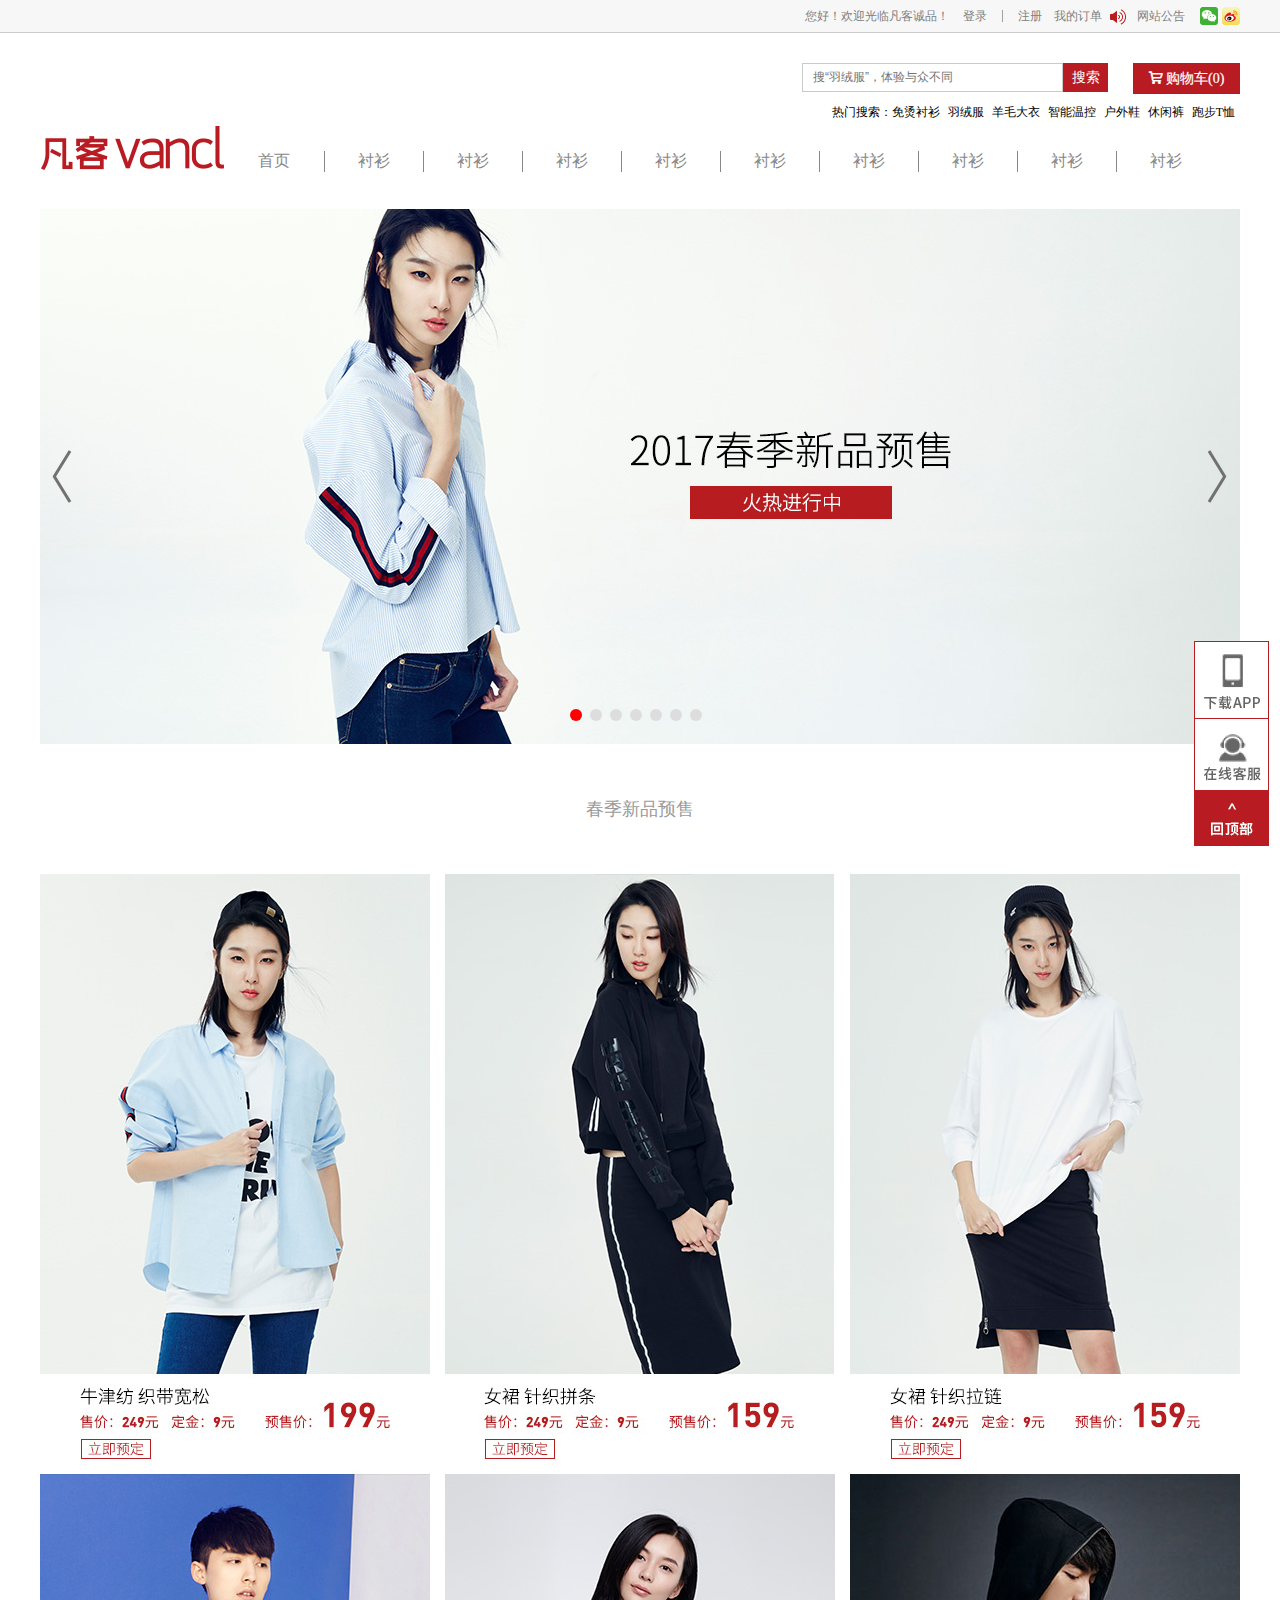
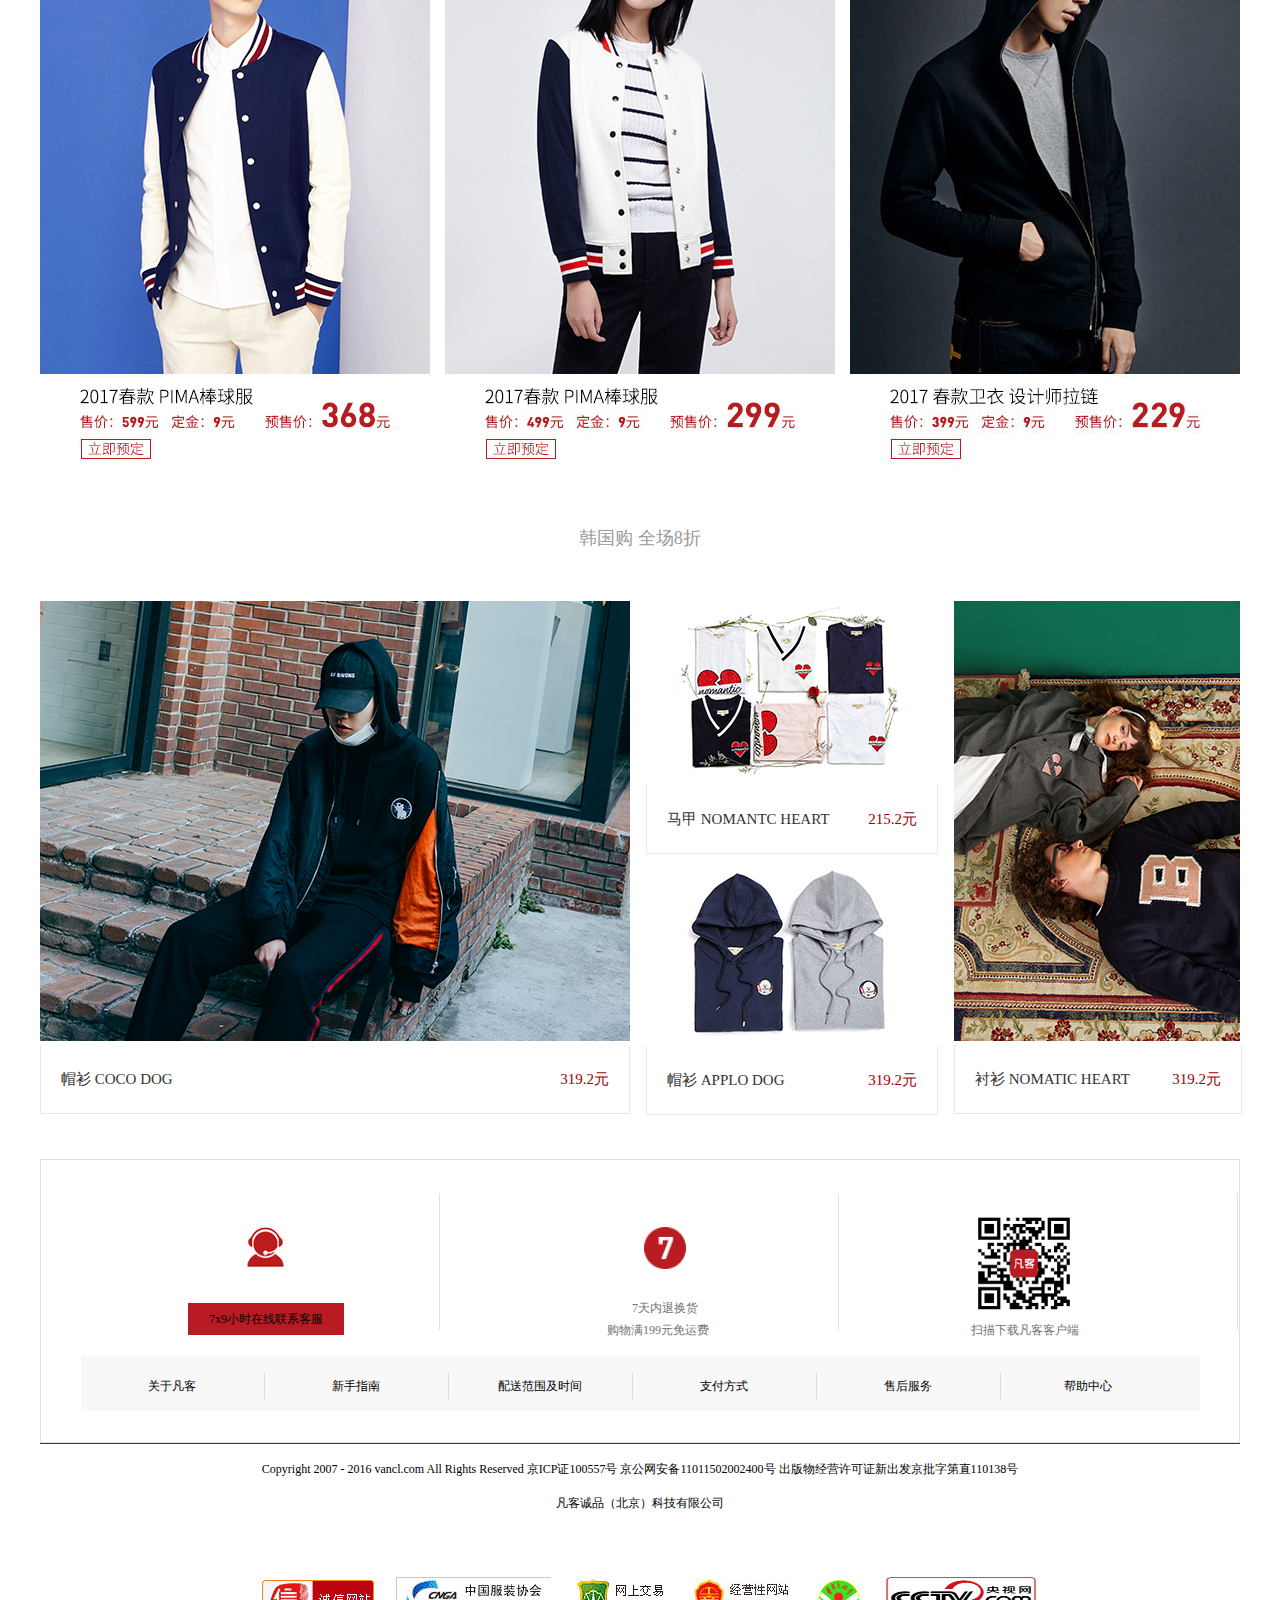
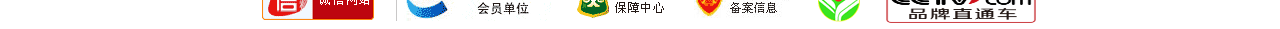
<file: 凡客/index.html>
<!doctype html>
<html lang="en">
<head> 
	<meta charset="UTF-8">
	<title>凡客</title>
	<link rel="stylesheet" href="css/base.css">
	<link rel="stylesheet" href="css/main.css">
</head>
<body>
	<div class="fix">
		<img src="img/baywindow.png" alt="">
	</div>
	<!-- 头部开始 -->
	<div class="header">
		<div class="main">
			<!-- 登录部分的大盒子 -->
			<div class="loginBox">
				<!-- 欢迎光临 -->
				<div class="welcome">您好！欢迎光临凡客诚品！</div>
				<!-- 登录注册 -->
				<div class="dengzhu">
					<a href="" class="login">登录</a>
					<div class="xian"></div>
					<a href="" class="login zhuce">注册</a>
				</div>
				<div class="dingdan">
					<a href="" class="dingdan">我的订单</a>
				</div>
				<!-- 公告 -->
				<div class="gonggao ">
					<img src="img/2.png" alt="" class=gonggaoimg>
					<div class="gonggaocon">网站公告</div>	
				</div>
				<!-- 微信 -->			
				<img src="img/w2.jpg"  alt="" class="weiboimg">				
				<div class="wxbox">
					<img src="img/w1.jpg"  alt="" class="weixinimg">
					<img src="img/weixin.png" alt="" class="weixinimg wx-erweima">
				</div>
			</div>
		</div>
	</div>
	<!-- 头部结束 -->
	<!-- 搜索栏 -->
	<div class="sousuolan">
		<div class="search">
			<div class="sousuoshang">
				<div class="sousuo">
					<input type="text" class="sousuokuang" placeholder="搜“羽绒服”，体验与众不同">
					<a href="">
						<div class="searchbtn">搜索</div>
					</a>
				</div>
				<div class="gouwuche iconfont">
					&#xe600;
					购物车(0)
					<div class="bugcartab">您的购物车中没有任何商品
					</div>
					<div class="tiaoer"></div>
				</div>
			</div>
			<div class="sousuoxia">
				<div class="resou">
						热门搜索：<a href="">免烫衬衫</a> <a href="">羽绒服</a> <a href="">羊毛大衣</a> <a href="">智能温控</a> <a href="">户外鞋</a> <a href="">休闲裤</a> <a href="">跑步T恤</a>
						</div>
			</div>
				
		</div>
	
	</div>
	<!-- 搜索栏结束 -->
	<!-- 导航栏开始 -->
	<div class="daohang">
		<a href="">
			<div class="logo">
				<img src="img/logo18546.png" alt="" >
			</div>
		</a>
			<div class="daohanglan123">
				<a href="">首页</a>
			</div>
			<div class="daohanglan">
				<a href=""><p>衬衫</p></a>
				<div class="xuangxiang">
					<div class="tiao"></div>
					<div class="xuangxiang_neirong">
						<a href="">
							<li>卫衣</li>
							<li>卫衣</li>
							<li>卫衣</li>
							<li>卫衣</li>
							<li>卫衣</li>
						</a>
						
					</div>
				</div>
			</div>

			<div class="daohanglan">
				<a href=""><p>衬衫</p></a>
				<div class="xuangxiang">
					<div class="tiao"></div>
					<div class="xuangxiang_neirong">
						<a href="">
							<li>卫衣</li>
							<li>卫衣</li>
							<li>卫衣</li>
							<li>卫衣</li>
							<li>卫衣</li>
						</a>
					</div>
				</div>
			</div>

			<div class="daohanglan">
				<a href=""><p>衬衫</p></a>
				<div class="xuangxiang">
					<div class="tiao"></div>
					<div class="xuangxiang_neirong">
						<a href="">
							<li>卫衣</li>
							<li>卫衣</li>
							<li>卫衣</li>
							<li>卫衣</li>
							<li>卫衣</li>
						</a>
					</div>
				</div>
			</div>

			<div class="daohanglan">
				<a href=""><p>衬衫</p></a>
				<div class="xuangxiang">
					<div class="tiao"></div>
					<div class="xuangxiang_neirong">
						<a href="">
							<li>卫衣</li>
							<li>卫衣</li>
							<li>卫衣</li>
							<li>卫衣</li>
							<li>卫衣</li>
						</a>
					</div>
				</div>
			</div>

			<div class="daohanglan">
				<a href=""><p>衬衫</p></a>
				<div class="xuangxiang">
					<div class="tiao"></div>
					<div class="xuangxiang_neirong">
						<a href="">
							<li>卫衣</li>
							<li>卫衣</li>
							<li>卫衣</li>
							<li>卫衣</li>
							<li>卫衣</li>
						</a>
					</div>
				</div>
			</div>

			<div class="daohanglan">
				<a href=""><p>衬衫</p></a>
				<div class="xuangxiang">
					<div class="tiao"></div>
					<div class="xuangxiang_neirong">
						<a href="">
							<li>卫衣</li>
							<li>卫衣</li>
							<li>卫衣</li>
							<li>卫衣</li>
							<li>卫衣</li>
						</a>
					</div>
				</div>
			</div>

			<div class="daohanglan">
				<a href=""><p>衬衫</p></a>
				<div class="xuangxiang">
					<div class="tiao"></div>
					<div class="xuangxiang_neirong">
						<a href="">
							<li>卫衣</li>
							<li>卫衣</li>
							<li>卫衣</li>
							<li>卫衣</li>
							<li>卫衣</li>
						</a>
					</div>
				</div>
			</div>
			<div class="daohanglan">
				<a href=""><p>衬衫</p></a>
				<div class="xuangxiang">
					<div class="tiao"></div>
					<div class="xuangxiang_neirong">
						<a href="">
							<li>卫衣</li>
							<li>卫衣</li>
							<li>卫衣</li>
							<li>卫衣</li>
							<li>卫衣</li>
						</a>
					</div>
				</div>
			</div>
			<div class="daohanglan">
				<a href=""><p>衬衫</p></a>
				<div class="xuangxiang">
					<div class="tiao"></div>
					<div class="xuangxiang_neirong">
						<a href="">
							<li>卫衣</li>
							<li>卫衣</li>
							<li>卫衣</li>
							<li>卫衣</li>
							<li>卫衣</li>
						</a>
					</div>
				</div>
			</div>
			
	</div>
	<!-- 导航栏结束 -->
	<!-- banner开始 -->
	<div class="banner">
		<a href="">
			<img src="img/ys535.jpg" alt="">
			<img src="img/sjys.jpg" alt="">
			<img src="img/1200-535-2.jpg" alt="">
			<img src="img/vty-535.jpg" alt="">
			<img src="img/dh.jpg" alt="">
			<img src="img/njfsj3-10.jpg" alt="">
			<img src="img/535-0322.jpg" alt="">

		</a>
		
		<div class="zuo"></div>
		<div class="you"></div>
		<div class="xia">
			<li class="lunbodian active"></li>
			<li class="lunbodian"></li>
			<li class="lunbodian"></li>
			<li class="lunbodian"></li>
			<li class="lunbodian"></li>
			<li class="lunbodian"></li>
			<li class="lunbodian"></li>
		</div>
	</div>
	<!-- banner结束 -->
	<!-- 春季新品开始 -->
	<div class="xinpin">
		<div class="yushou">春季新品预售</div>
		<div class="clothes">
			<a href=""><img src="img/cjys_04.jpg" alt="" class=tupian1></a>
			<a href=""><img src="img/cjys_05.jpg" alt="" class=tupian2></a>	
			<a href=""><img src="img/cjys_06.jpg" alt="" class=tupian3></a>
			<a href=""><img src="img/cjys_07.jpg" alt="" class=tupian4></a>
			<a href=""><img src="img/cjys_08.jpg" alt="" class=tupian5></a>
			<a href=""><img src="img/cjys_44.jpg" alt="" class=tupian6></a>					
		</div>
	</div>
	<div class="hanguogou">
		<div class="bazhe">韩国购 全场8折</div>
		<div class="clothes2">
			<div class="maoshan1"><!-- 第一小块 -->
				<a href=""><img src="img/01.jpg" alt="" class=tupian7></a>				
				<div class="cocodog">
					<div class="COCODOG">帽衫 COCO DOG</div>
					<div class="JIAGE">319.2元</div>
				</div>
			</div>
			<div class="maoshan2"><!-- 第二小块 -->
				<div class="c1">
					<a href=""><img src="img/003.jpg" alt="" class=tupian8></a>					
					<div class="majia">
						<div class="heart">马甲 NOMANTC HEART</div>
						<div class="JIAGE2">215.2元</div>
					</div>
				</div>
				<div class="c2">
					<a href=""><img src="img/002.jpg" alt="" class=tupian8></a>					
					<div class="maoshan">
						<div class="applo">帽衫 APPLO DOG</div>
						<div class="JIAGE3">319.2元</div>
					</div>
				</div>
			</div>
			<div class="maoshan3">   <!-- 第三小块 -->
				<a href=""><img src="img/04.jpg" alt="" class=tupian9></a>				
				<div class="chenshan">
					<div class="NOMANTIC">衬衫 NOMATIC HEART</div>
					<div class="JIAGE4">319.2元</div>
				</div>
			</div>				
		</div>
	</div>
	<div class="dibu">   <!-- 第三部分 -->	
		<div class="shangban">
			<div class="lianxi">
		    		<img src="img/onlinecustomer.png" alt="" class="lianxi1">
		    		<div class="kefu">7x9小时在线联系客服</div>
		    	</div>
		    	<div class="lianxi">
		    		<img src="img/seven.png" alt="" class="lianxi1">
		    		<div class="huanhuo">7天内退换货</div>
		    		<div class="mianyunfei">购物满199元免运费</div>
		    	</div>
		    	<div class="lianxi">
		    		<img src="img/2014_8_29_16_39_33_7709.jpg" alt="" class="lianxi2">
		    		<div class="erweima">扫描下载凡客客户端</div>
		    	</div>	
		</div>		

		<div class="hui">
			<a href="">
	    		<div class="guanyu">关于凡客</div>
	    		<div class="guanyu">新手指南</div>
	    		<div class="guanyu">配送范围及时间</div>
	    		<div class="guanyu">支付方式</div>
	    		<div class="guanyu">售后服务</div>
	    		<div class="guanyu1">帮助中心</div>
    		</a>
	    </div>    
		      	
		    		    		    		    	
	</div>
	<div class="dilan">
	    	<div class="icp"> Copyright 2007 - 2016 vancl.com All Rights Reserved 京ICP证100557号 京公网安备11011502002400号 出版物经营许可证新出发京批字第直110138号</div>
	    	<div class="icp">凡客诚品（北京）科技有限公司</div>
	    	<div class="danwei">
	    		<div class="danwei1 danwei11">
	    			<img src="img/spritesbgtop1.png" alt="">
	    		</div>
	    		<div class="danwei1">
	    			<img src="img/spritesbgtop2.png" alt="">
	    		</div>
	    		<div class="danwei1">
	    			<img src="img/26.png" alt="">
	    		</div>
	    		<div class="danwei1">
	    			<img src="img/spritesbgtop4.png" alt="">
	    		</div>
	    		<div class="danwei1">
	    			<img src="img/spritesbgtop5.png" alt="">
	    		</div>
	    		<div class="danwei1">
	    			<img src="img/kexin_brand_for_others.png" alt="" class="che">
	    		</div>
	    	</div>
	    </div>
	    </div>
	
	
	<script src="js/function.js"></script>
	<script src="js/animate.js"></script>
	<script src="js/hover.js"></script>
	<script src="js/xuanxiangka.js"></script>
	
</body>
</html>
</body>
</html>         <!-- text-align：center 使行元素在块元素中居中 -->
  				<!-- 浮动元素撑不开父元素的高度 -->
  				<!-- <div class="claer"></div> -->       <!--  清除浮动 -->
</file>
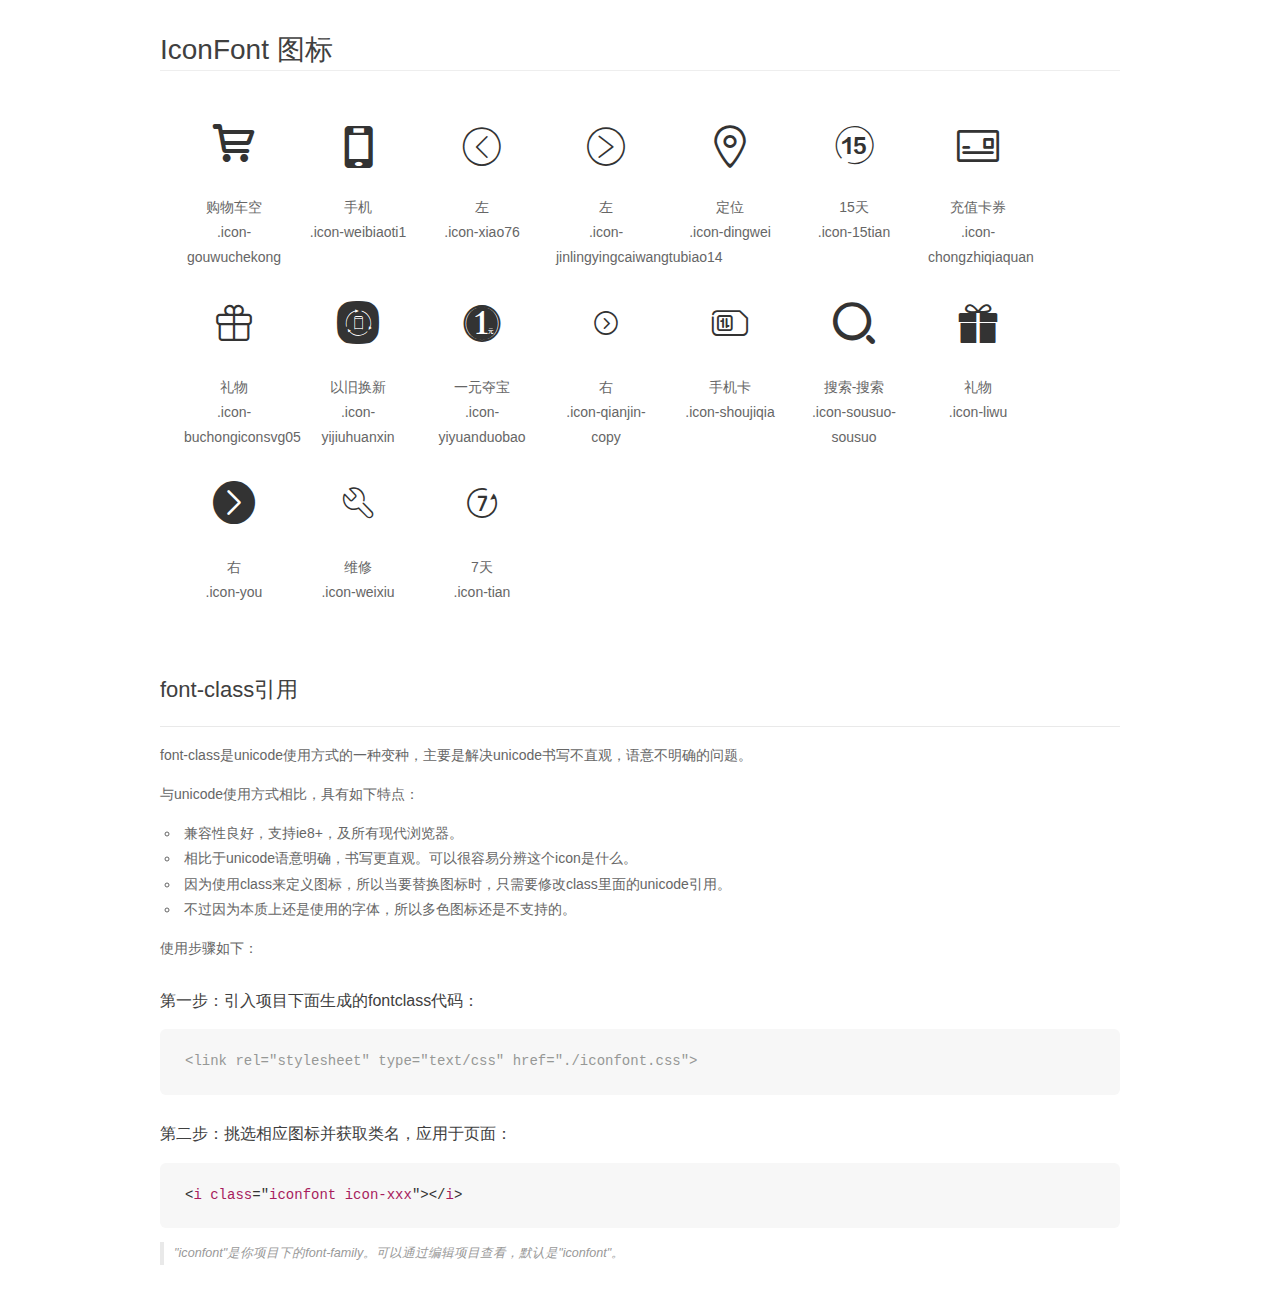
<file: 凡客/iconfont/demo_fontclass.html>
<!DOCTYPE html>
<html>
<head>
    <meta charset="utf-8"/>
    <title>IconFont</title>
    <link rel="stylesheet" href="demo.css">
    <link rel="stylesheet" href="iconfont.css">
</head>
<body>
    <div class="main markdown">
        <h1>IconFont 图标</h1>
        <ul class="icon_lists clear">
            
                <li>
                <i class="icon iconfont icon-gouwuchekong"></i>
                    <div class="name">购物车空</div>
                    <div class="fontclass">.icon-gouwuchekong</div>
                </li>
            
                <li>
                <i class="icon iconfont icon-weibiaoti1"></i>
                    <div class="name">手机</div>
                    <div class="fontclass">.icon-weibiaoti1</div>
                </li>
            
                <li>
                <i class="icon iconfont icon-xiao76"></i>
                    <div class="name">左</div>
                    <div class="fontclass">.icon-xiao76</div>
                </li>
            
                <li>
                <i class="icon iconfont icon-jinlingyingcaiwangtubiao14"></i>
                    <div class="name">左</div>
                    <div class="fontclass">.icon-jinlingyingcaiwangtubiao14</div>
                </li>
            
                <li>
                <i class="icon iconfont icon-dingwei"></i>
                    <div class="name">定位</div>
                    <div class="fontclass">.icon-dingwei</div>
                </li>
            
                <li>
                <i class="icon iconfont icon-15tian"></i>
                    <div class="name">15天</div>
                    <div class="fontclass">.icon-15tian</div>
                </li>
            
                <li>
                <i class="icon iconfont icon-chongzhiqiaquan"></i>
                    <div class="name">充值卡券</div>
                    <div class="fontclass">.icon-chongzhiqiaquan</div>
                </li>
            
                <li>
                <i class="icon iconfont icon-buchongiconsvg05"></i>
                    <div class="name">礼物</div>
                    <div class="fontclass">.icon-buchongiconsvg05</div>
                </li>
            
                <li>
                <i class="icon iconfont icon-yijiuhuanxin"></i>
                    <div class="name">以旧换新</div>
                    <div class="fontclass">.icon-yijiuhuanxin</div>
                </li>
            
                <li>
                <i class="icon iconfont icon-yiyuanduobao"></i>
                    <div class="name">一元夺宝</div>
                    <div class="fontclass">.icon-yiyuanduobao</div>
                </li>
            
                <li>
                <i class="icon iconfont icon-qianjin-copy"></i>
                    <div class="name">右</div>
                    <div class="fontclass">.icon-qianjin-copy</div>
                </li>
            
                <li>
                <i class="icon iconfont icon-shoujiqia"></i>
                    <div class="name">手机卡</div>
                    <div class="fontclass">.icon-shoujiqia</div>
                </li>
            
                <li>
                <i class="icon iconfont icon-sousuo-sousuo"></i>
                    <div class="name">搜索-搜索</div>
                    <div class="fontclass">.icon-sousuo-sousuo</div>
                </li>
            
                <li>
                <i class="icon iconfont icon-liwu"></i>
                    <div class="name">礼物</div>
                    <div class="fontclass">.icon-liwu</div>
                </li>
            
                <li>
                <i class="icon iconfont icon-you"></i>
                    <div class="name">右</div>
                    <div class="fontclass">.icon-you</div>
                </li>
            
                <li>
                <i class="icon iconfont icon-weixiu"></i>
                    <div class="name">维修</div>
                    <div class="fontclass">.icon-weixiu</div>
                </li>
            
                <li>
                <i class="icon iconfont icon-tian"></i>
                    <div class="name">7天</div>
                    <div class="fontclass">.icon-tian</div>
                </li>
            
        </ul>

        <h2 id="font-class-">font-class引用</h2>
        <hr>

        <p>font-class是unicode使用方式的一种变种，主要是解决unicode书写不直观，语意不明确的问题。</p>
        <p>与unicode使用方式相比，具有如下特点：</p>
        <ul>
        <li>兼容性良好，支持ie8+，及所有现代浏览器。</li>
        <li>相比于unicode语意明确，书写更直观。可以很容易分辨这个icon是什么。</li>
        <li>因为使用class来定义图标，所以当要替换图标时，只需要修改class里面的unicode引用。</li>
        <li>不过因为本质上还是使用的字体，所以多色图标还是不支持的。</li>
        </ul>
        <p>使用步骤如下：</p>
        <h3 id="-fontclass-">第一步：引入项目下面生成的fontclass代码：</h3>


        <pre><code class="lang-js hljs javascript"><span class="hljs-comment">&lt;link rel="stylesheet" type="text/css" href="./iconfont.css"&gt;</span></code></pre>
        <h3 id="-">第二步：挑选相应图标并获取类名，应用于页面：</h3>
        <pre><code class="lang-css hljs">&lt;<span class="hljs-selector-tag">i</span> <span class="hljs-selector-tag">class</span>="<span class="hljs-selector-tag">iconfont</span> <span class="hljs-selector-tag">icon-xxx</span>"&gt;&lt;/<span class="hljs-selector-tag">i</span>&gt;</code></pre>
        <blockquote>
        <p>"iconfont"是你项目下的font-family。可以通过编辑项目查看，默认是"iconfont"。</p>
        </blockquote>
    </div>
</body>
</html>
</file>
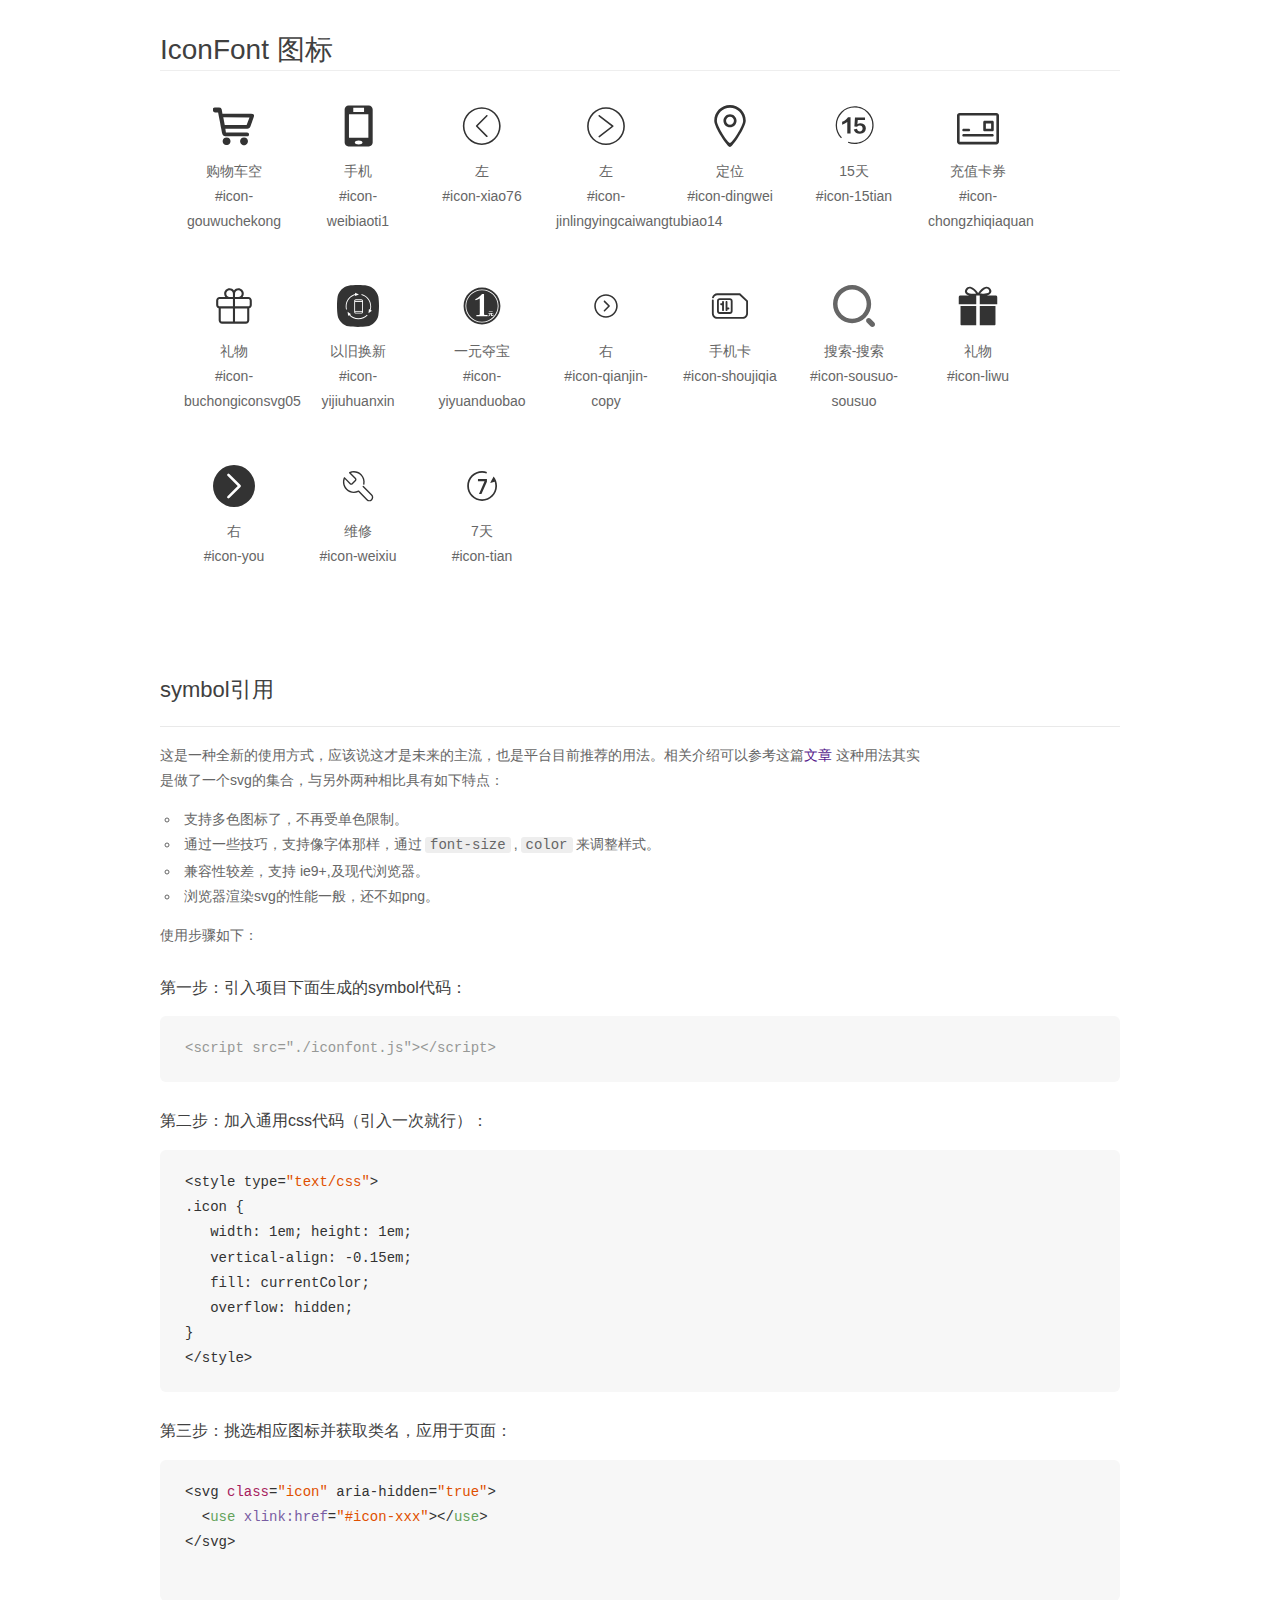
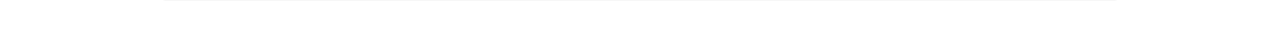
<file: 凡客/iconfont/demo_symbol.html>
<!DOCTYPE html>
<html>
<head>
    <meta charset="utf-8"/>
    <title>IconFont</title>
    <link rel="stylesheet" href="demo.css">
    <script src="iconfont.js"></script>

    <style type="text/css">
        .icon {
          /* 通过设置 font-size 来改变图标大小 */
          width: 1em; height: 1em;
          /* 图标和文字相邻时，垂直对齐 */
          vertical-align: -0.15em;
          /* 通过设置 color 来改变 SVG 的颜色/fill */
          fill: currentColor;
          /* path 和 stroke 溢出 viewBox 部分在 IE 下会显示
             normalize.css 中也包含这行 */
          overflow: hidden;
        }

    </style>
</head>
<body>
    <div class="main markdown">
        <h1>IconFont 图标</h1>
        <ul class="icon_lists clear">
            
                <li>
                    <svg class="icon" aria-hidden="true">
                        <use xlink:href="#icon-gouwuchekong"></use>
                    </svg>
                    <div class="name">购物车空</div>
                    <div class="fontclass">#icon-gouwuchekong</div>
                </li>
            
                <li>
                    <svg class="icon" aria-hidden="true">
                        <use xlink:href="#icon-weibiaoti1"></use>
                    </svg>
                    <div class="name">手机</div>
                    <div class="fontclass">#icon-weibiaoti1</div>
                </li>
            
                <li>
                    <svg class="icon" aria-hidden="true">
                        <use xlink:href="#icon-xiao76"></use>
                    </svg>
                    <div class="name">左</div>
                    <div class="fontclass">#icon-xiao76</div>
                </li>
            
                <li>
                    <svg class="icon" aria-hidden="true">
                        <use xlink:href="#icon-jinlingyingcaiwangtubiao14"></use>
                    </svg>
                    <div class="name">左</div>
                    <div class="fontclass">#icon-jinlingyingcaiwangtubiao14</div>
                </li>
            
                <li>
                    <svg class="icon" aria-hidden="true">
                        <use xlink:href="#icon-dingwei"></use>
                    </svg>
                    <div class="name">定位</div>
                    <div class="fontclass">#icon-dingwei</div>
                </li>
            
                <li>
                    <svg class="icon" aria-hidden="true">
                        <use xlink:href="#icon-15tian"></use>
                    </svg>
                    <div class="name">15天</div>
                    <div class="fontclass">#icon-15tian</div>
                </li>
            
                <li>
                    <svg class="icon" aria-hidden="true">
                        <use xlink:href="#icon-chongzhiqiaquan"></use>
                    </svg>
                    <div class="name">充值卡券</div>
                    <div class="fontclass">#icon-chongzhiqiaquan</div>
                </li>
            
                <li>
                    <svg class="icon" aria-hidden="true">
                        <use xlink:href="#icon-buchongiconsvg05"></use>
                    </svg>
                    <div class="name">礼物</div>
                    <div class="fontclass">#icon-buchongiconsvg05</div>
                </li>
            
                <li>
                    <svg class="icon" aria-hidden="true">
                        <use xlink:href="#icon-yijiuhuanxin"></use>
                    </svg>
                    <div class="name">以旧换新</div>
                    <div class="fontclass">#icon-yijiuhuanxin</div>
                </li>
            
                <li>
                    <svg class="icon" aria-hidden="true">
                        <use xlink:href="#icon-yiyuanduobao"></use>
                    </svg>
                    <div class="name">一元夺宝</div>
                    <div class="fontclass">#icon-yiyuanduobao</div>
                </li>
            
                <li>
                    <svg class="icon" aria-hidden="true">
                        <use xlink:href="#icon-qianjin-copy"></use>
                    </svg>
                    <div class="name">右</div>
                    <div class="fontclass">#icon-qianjin-copy</div>
                </li>
            
                <li>
                    <svg class="icon" aria-hidden="true">
                        <use xlink:href="#icon-shoujiqia"></use>
                    </svg>
                    <div class="name">手机卡</div>
                    <div class="fontclass">#icon-shoujiqia</div>
                </li>
            
                <li>
                    <svg class="icon" aria-hidden="true">
                        <use xlink:href="#icon-sousuo-sousuo"></use>
                    </svg>
                    <div class="name">搜索-搜索</div>
                    <div class="fontclass">#icon-sousuo-sousuo</div>
                </li>
            
                <li>
                    <svg class="icon" aria-hidden="true">
                        <use xlink:href="#icon-liwu"></use>
                    </svg>
                    <div class="name">礼物</div>
                    <div class="fontclass">#icon-liwu</div>
                </li>
            
                <li>
                    <svg class="icon" aria-hidden="true">
                        <use xlink:href="#icon-you"></use>
                    </svg>
                    <div class="name">右</div>
                    <div class="fontclass">#icon-you</div>
                </li>
            
                <li>
                    <svg class="icon" aria-hidden="true">
                        <use xlink:href="#icon-weixiu"></use>
                    </svg>
                    <div class="name">维修</div>
                    <div class="fontclass">#icon-weixiu</div>
                </li>
            
                <li>
                    <svg class="icon" aria-hidden="true">
                        <use xlink:href="#icon-tian"></use>
                    </svg>
                    <div class="name">7天</div>
                    <div class="fontclass">#icon-tian</div>
                </li>
            
        </ul>


        <h2 id="symbol-">symbol引用</h2>
        <hr>

        <p>这是一种全新的使用方式，应该说这才是未来的主流，也是平台目前推荐的用法。相关介绍可以参考这篇<a href="">文章</a>
        这种用法其实是做了一个svg的集合，与另外两种相比具有如下特点：</p>
        <ul>
          <li>支持多色图标了，不再受单色限制。</li>
          <li>通过一些技巧，支持像字体那样，通过<code>font-size</code>,<code>color</code>来调整样式。</li>
          <li>兼容性较差，支持 ie9+,及现代浏览器。</li>
          <li>浏览器渲染svg的性能一般，还不如png。</li>
        </ul>
        <p>使用步骤如下：</p>
        <h3 id="-symbol-">第一步：引入项目下面生成的symbol代码：</h3>
        <pre><code class="lang-js hljs javascript"><span class="hljs-comment">&lt;script src="./iconfont.js"&gt;&lt;/script&gt;</span></code></pre>
        <h3 id="-css-">第二步：加入通用css代码（引入一次就行）：</h3>
        <pre><code class="lang-js hljs javascript">&lt;style type=<span class="hljs-string">"text/css"</span>&gt;
.icon {
   width: <span class="hljs-number">1</span>em; height: <span class="hljs-number">1</span>em;
   vertical-align: <span class="hljs-number">-0.15</span>em;
   fill: currentColor;
   overflow: hidden;
}
&lt;<span class="hljs-regexp">/style&gt;</span></code></pre>
        <h3 id="-">第三步：挑选相应图标并获取类名，应用于页面：</h3>
        <pre><code class="lang-js hljs javascript">&lt;svg <span class="hljs-class"><span class="hljs-keyword">class</span></span>=<span class="hljs-string">"icon"</span> aria-hidden=<span class="hljs-string">"true"</span>&gt;<span class="xml"><span class="hljs-tag">
  &lt;<span class="hljs-name">use</span> <span class="hljs-attr">xlink:href</span>=<span class="hljs-string">"#icon-xxx"</span>&gt;</span><span class="hljs-tag">&lt;/<span class="hljs-name">use</span>&gt;</span>
</span>&lt;<span class="hljs-regexp">/svg&gt;
        </span></code></pre>
    </div>
</body>
</html>
</file>
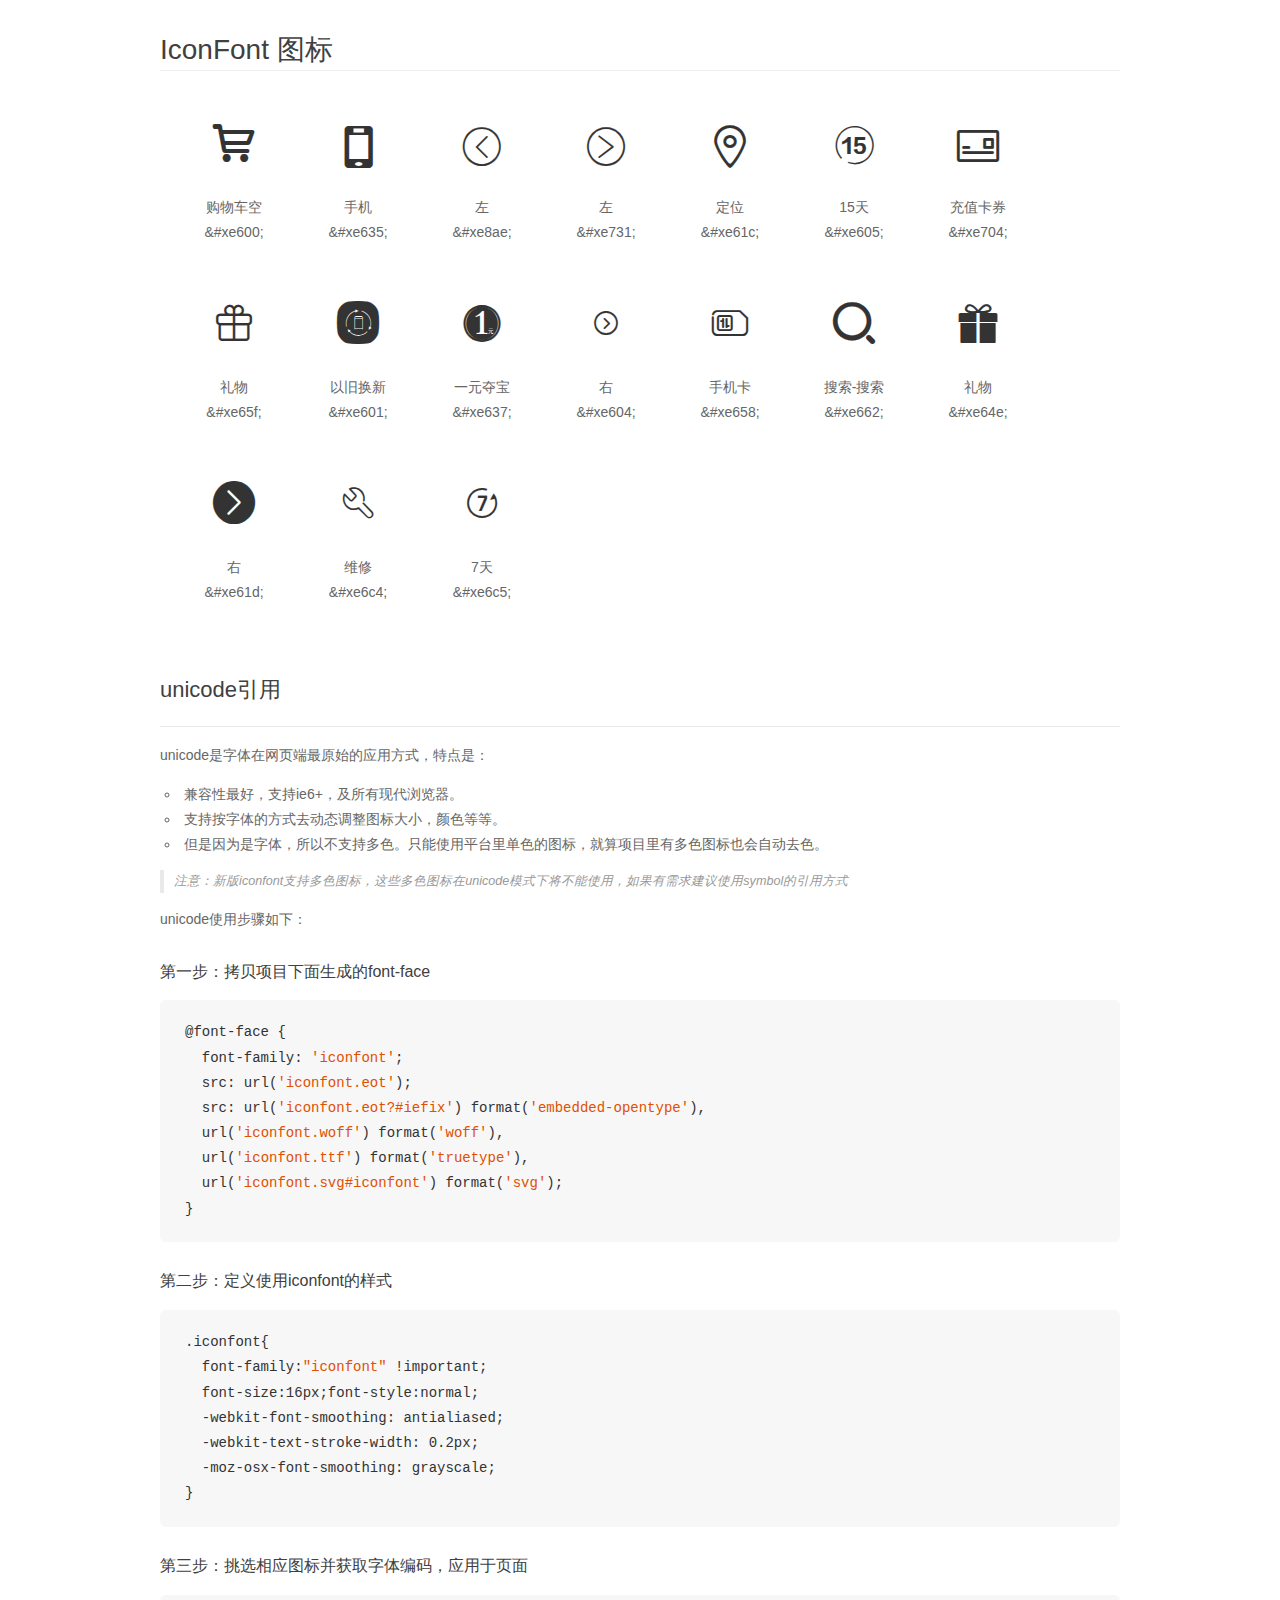
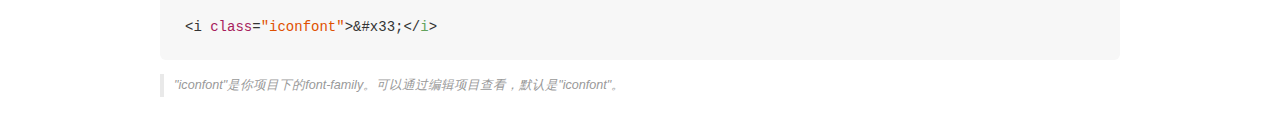
<file: 凡客/iconfont/demo_unicode.html>
<!DOCTYPE html>
<html>
<head>
    <meta charset="utf-8"/>
    <title>IconFont</title>
    <link rel="stylesheet" href="demo.css">

    <style type="text/css">

        @font-face {font-family: "iconfont";
          src: url('iconfont.eot'); /* IE9*/
          src: url('iconfont.eot#iefix') format('embedded-opentype'), /* IE6-IE8 */
          url('iconfont.woff') format('woff'), /* chrome, firefox */
          url('iconfont.ttf') format('truetype'), /* chrome, firefox, opera, Safari, Android, iOS 4.2+*/
          url('iconfont.svg#iconfont') format('svg'); /* iOS 4.1- */
        }

        .iconfont {
          font-family:"iconfont" !important;
          font-size:16px;
          font-style:normal;
          -webkit-font-smoothing: antialiased;
          -webkit-text-stroke-width: 0.2px;
          -moz-osx-font-smoothing: grayscale;
        }

    </style>
</head>
<body>
    <div class="main markdown">
        <h1>IconFont 图标</h1>
        <ul class="icon_lists clear">
            
                <li>
                <i class="icon iconfont">&#xe600;</i>
                    <div class="name">购物车空</div>
                    <div class="code">&amp;#xe600;</div>
                </li>
            
                <li>
                <i class="icon iconfont">&#xe635;</i>
                    <div class="name">手机</div>
                    <div class="code">&amp;#xe635;</div>
                </li>
            
                <li>
                <i class="icon iconfont">&#xe8ae;</i>
                    <div class="name">左</div>
                    <div class="code">&amp;#xe8ae;</div>
                </li>
            
                <li>
                <i class="icon iconfont">&#xe731;</i>
                    <div class="name">左</div>
                    <div class="code">&amp;#xe731;</div>
                </li>
            
                <li>
                <i class="icon iconfont">&#xe61c;</i>
                    <div class="name">定位</div>
                    <div class="code">&amp;#xe61c;</div>
                </li>
            
                <li>
                <i class="icon iconfont">&#xe605;</i>
                    <div class="name">15天</div>
                    <div class="code">&amp;#xe605;</div>
                </li>
            
                <li>
                <i class="icon iconfont">&#xe704;</i>
                    <div class="name">充值卡券</div>
                    <div class="code">&amp;#xe704;</div>
                </li>
            
                <li>
                <i class="icon iconfont">&#xe65f;</i>
                    <div class="name">礼物</div>
                    <div class="code">&amp;#xe65f;</div>
                </li>
            
                <li>
                <i class="icon iconfont">&#xe601;</i>
                    <div class="name">以旧换新</div>
                    <div class="code">&amp;#xe601;</div>
                </li>
            
                <li>
                <i class="icon iconfont">&#xe637;</i>
                    <div class="name">一元夺宝</div>
                    <div class="code">&amp;#xe637;</div>
                </li>
            
                <li>
                <i class="icon iconfont">&#xe604;</i>
                    <div class="name">右</div>
                    <div class="code">&amp;#xe604;</div>
                </li>
            
                <li>
                <i class="icon iconfont">&#xe658;</i>
                    <div class="name">手机卡</div>
                    <div class="code">&amp;#xe658;</div>
                </li>
            
                <li>
                <i class="icon iconfont">&#xe662;</i>
                    <div class="name">搜索-搜索</div>
                    <div class="code">&amp;#xe662;</div>
                </li>
            
                <li>
                <i class="icon iconfont">&#xe64e;</i>
                    <div class="name">礼物</div>
                    <div class="code">&amp;#xe64e;</div>
                </li>
            
                <li>
                <i class="icon iconfont">&#xe61d;</i>
                    <div class="name">右</div>
                    <div class="code">&amp;#xe61d;</div>
                </li>
            
                <li>
                <i class="icon iconfont">&#xe6c4;</i>
                    <div class="name">维修</div>
                    <div class="code">&amp;#xe6c4;</div>
                </li>
            
                <li>
                <i class="icon iconfont">&#xe6c5;</i>
                    <div class="name">7天</div>
                    <div class="code">&amp;#xe6c5;</div>
                </li>
            
        </ul>
        <h2 id="unicode-">unicode引用</h2>
        <hr>

        <p>unicode是字体在网页端最原始的应用方式，特点是：</p>
        <ul>
        <li>兼容性最好，支持ie6+，及所有现代浏览器。</li>
        <li>支持按字体的方式去动态调整图标大小，颜色等等。</li>
        <li>但是因为是字体，所以不支持多色。只能使用平台里单色的图标，就算项目里有多色图标也会自动去色。</li>
        </ul>
        <blockquote>
        <p>注意：新版iconfont支持多色图标，这些多色图标在unicode模式下将不能使用，如果有需求建议使用symbol的引用方式</p>
        </blockquote>
        <p>unicode使用步骤如下：</p>
        <h3 id="-font-face">第一步：拷贝项目下面生成的font-face</h3>
        <pre><code class="lang-js hljs javascript">@font-face {
  font-family: <span class="hljs-string">'iconfont'</span>;
  src: url(<span class="hljs-string">'iconfont.eot'</span>);
  src: url(<span class="hljs-string">'iconfont.eot?#iefix'</span>) format(<span class="hljs-string">'embedded-opentype'</span>),
  url(<span class="hljs-string">'iconfont.woff'</span>) format(<span class="hljs-string">'woff'</span>),
  url(<span class="hljs-string">'iconfont.ttf'</span>) format(<span class="hljs-string">'truetype'</span>),
  url(<span class="hljs-string">'iconfont.svg#iconfont'</span>) format(<span class="hljs-string">'svg'</span>);
}
</code></pre>
        <h3 id="-iconfont-">第二步：定义使用iconfont的样式</h3>
        <pre><code class="lang-js hljs javascript">.iconfont{
  font-family:<span class="hljs-string">"iconfont"</span> !important;
  font-size:<span class="hljs-number">16</span>px;font-style:normal;
  -webkit-font-smoothing: antialiased;
  -webkit-text-stroke-width: <span class="hljs-number">0.2</span>px;
  -moz-osx-font-smoothing: grayscale;
}
</code></pre>
        <h3 id="-">第三步：挑选相应图标并获取字体编码，应用于页面</h3>
        <pre><code class="lang-js hljs javascript">&lt;i <span class="hljs-class"><span class="hljs-keyword">class</span></span>=<span class="hljs-string">"iconfont"</span>&gt;&amp;#x33;<span class="xml"><span class="hljs-tag">&lt;/<span class="hljs-name">i</span>&gt;</span></span></code></pre>

        <blockquote>
        <p>"iconfont"是你项目下的font-family。可以通过编辑项目查看，默认是"iconfont"。</p>
        </blockquote>
    </div>


</body>
</html>
</file>
<file: 凡客/css/base.css>
*{
	margin: 0;
	padding: 0;
	list-style:none;
}
a{
	text-decoration: none;
}
</file>
<file: 凡客/css/main.css>
@font-face {
  font-family: 'iconfont';
  src: url('../iconfont/iconfont.eot');
  src: url('../iconfont/iconfont.eot?#iefix') format('embedded-opentype'),
  url('../iconfont/iconfont.woff') format('woff'),
  url('../iconfont/iconfont.ttf') format('truetype'),
  url('../iconfont/iconfont.svg#iconfont') format('svg');
}
.iconfont{
  font-family:"iconfont" !important;
  font-size:16px;font-style:normal;
  -webkit-font-smoothing: antialiased;
  -webkit-text-stroke-width: 0.2px;
  -moz-osx-font-smoothing: grayscale;
}
.header{
	width: 100%;
	height: 32px;
	border-bottom: 1px solid #ccc;
	background: #f7f7f7;
}
.fix{
	position:fixed;
	right:11px;
	bottom:50px;
	z-index: 1;
}
.main{
	width: 1200px;
	margin: 0 auto;/*居中*/
	/*background: blue;*/
}
.loginBox{
	width: 435px;
	height: 32px;
	/*background: red;*/
	float: right;
}
.welcome{
	float: left;
	width: 144px;
	height: 32px;
	font-size: 12px;
	line-height: 32px;
	color: #808080;
}
.dengzhu{
	width: 79px;
	height: 32px;
	float:left;
/*	background: red;*/
	margin-left: 14px;
}
.login{
	font-size: 12px;
	line-height: 32px;
	color: #808080;
	float: left;
}
.xian{
	width: 1px;
	height: 12px;
	background: #a0a0a0;
	float: left;
	margin-left: 15px;
	margin-top: 10px;
}
.zhuce{
	margin-left: 15px;
}
.dingdan{
	width: 60px;
	height: 32px;
	float: left;
	margin-left: 6px;
	font-size: 12px;
	line-height: 32px;
	color: #808080;
}
.gonggao{
	width: 79px;
	height: 32px;
	float: left;
	font-size: 12px;
	line-height: 32px;
	color: #808080;
}
.gonggaoimg{
	margin-top: 7px;
	float: left;
	margin-right: 6px;
}
.gonggaocon{
	float: left;
}
.weixinimg{
	margin-top: 7px;
	float: left;
	margin-left: 8px;
	position: relative;
	cursor: pointer;
}
.wxbox{
	height: 32px;
	width: 30px;
	float: right;
}
.wxbox:hover .wx-erweima{
	display: block;
}
.wx-erweima{
	position: absolute;
	top: 25px;
	right: 91px;
	z-index: 10;
	display: none;
}
.weiboimg{
	margin-top: 7px;
	float: right;
}
.sousuolan{
	width: 1200px;
	height: 62px;
	margin-top: 25px;
	margin: 0 auto;
}
.search{
	width: 438px;
	height: 90px;
	float: right;
}
.sousuo{
	width: 310px;
	height: 29px;
	float: left;
	margin-top: 30px;
}
.sousuokuang{
	width: 261px;
	height: 29px;
	border: 1px solid #c9caca;
	float: left;
	line-height: 29px;
	font-size: 12px;
	padding-left: 10px;
	box-sizing:border-box;
}
.searchbtn{
	width: 45px;
	height: 29px;
	background: #b81b22;
	float: left;
	/*border: 1px solid #c9caca;*/
	text-align: center;
	color: white;
	line-height: 29px;
	box-sizing:border-box;
	font-size: 14px;
}
.gouwuche{
	width: 107px;
	height: 31px;
	background: #b81b22;
	float: right;
	margin-top: 30px;
	position: relative;
	text-align: center;
	line-height: 31px;
	color: #fff;
	font-size: 14px;
}
.bugcartab{
	position: absolute;
	top: 31px;
	right: -1px;
	width: 327px;
	height: 26px;
	border: 1px solid #b81b22;
	display: block;
	line-height: 26px;
	font-size: 14px;
	color: #000;
	display: none;
	/*padding-left: 10px;
	box-sizing:border-box;*/
}
.tiaoer{
	width: 107px;
	height: 5px;
	background: #000;
	position: absolute;
	top: 28px;
	right: 0;
	display: none;
}
.gouwuche:hover .bugcartab{
	border: 1px solid #b81b22; 
	display: block;
	background: #fff;
}
.gouwuche:hover .tiaoer{
	display: block;
	background: #fff;
}
.gouwuche:hover{
	color: #b81b22;
	background: #fff;
	border: 1px solid #b81b22;
	border-bottom: 1px solid #fff;
	z-index: 10;
}
.gouwuche img{
	position: absolute;
	left: 5px;
	top: 4px;
}
.gouwu{
	width: 70px;
	height: 20px;
	float: right;
	text-align: center;
	font-size: 12px;
	color: white;
	line-height: 29px;
	margin-right: 10px;
}
.gouwu:hover{
	color: #b81b22;
}
.resou{
	height: 23px;
	float: right;
	font-size: 12px;
	margin-top: 10px;
	margin-left: 10px;
}
.resou a{
	margin-right: 5px;
	color: #000;
}

.daohang{
	width: 1200px;
	height:84px;
	/*float: right;*/
	margin: 0 auto;
	margin-top: 30px;
}
.logo{
	float:left;
}
.daohanglan{
	float:left;
	margin-top:26px;
	margin-left:33px;
	width:66px;
	/*border-right:1px solid #888888;*/
	font-size:16px;
	color:#888888;
	position: relative;
	padding-bottom: 10px;
	box-sizing:border-box;
}
.daohanglan a p{
	border-right:1px solid #888888;
}
.daohanglan:last-child a p{
	border-right:0; 
}
.daohanglan123{
	float:left;
	margin-top:26px;
	margin-left:33px;
	width:66px;
	border-right:1px solid #888888;
	font-size:16px;
	color:#888888;
	position: relative;
}
.daohanglan1{
	border:0;
}
.xinpin{
	width: 1200px;
	height: 1332px;
	margin: 0 auto;

}
.banner{
	width: 1200px;
	height: 535px;
	margin: 0 auto;
	position: relative;
	overflow: hidden;
}
.banner a img{
	position: absolute;
	left: 0;
	top:0;
}
.zuo{
	width: 20px;
	height: 53px;
/*	background: red;*/
	position: absolute;
	left: 12px;
	top: 0;   /*定位垂直居中*/
	bottom: 0;
	margin: auto;
	background-image: url(../img/focus_lr0918.png);
	background-position: -2px -5px;
	cursor: pointer;
	z-index: 20;
}
.you{
	width: 20px;
	height: 53px;
/*	background: red;*/
	position: absolute;
	/*定位垂直居中*/
	right: 12px;
	top: 0;   
	bottom: 0;
	margin: auto;
	background-image: url(../img/focus_lr0918.png);
	 					/*上下  左右*/
	background-position: -60px -5px;
	/*鼠标样式*/
	cursor: pointer;
	z-index: 20;
}
/*伪类选择器*/
/*.zuo:hover{
	background-position: -2px -66px;
}*/
/*.you:hover{
	background-position: -60px -66px;
}*/
.xia{
	width: 140px;
	height: 12px;
	/*background: blue;*/
	position: absolute;
	/*定位水平居中*/
	bottom: 23px;
	left: 0;
	right: 0;
	margin: auto;
	/*层级*/
	z-index: 3;
}
.yushou{
	width: 1200px;
	height: 130px;
	font-size: 18px;
	line-height: 130px;
	color: #9a9a9a;
	text-align: center;
}                  
           /*390*600*/
.clothes{
	width: 1200px;
	height: 1200px;
}
.tupian1{
	float: left;
}
.tupian2{
	float: left;
	margin-left: 15px;
}
.tupian3{
	float: left;
	margin-left: 15px;
}
.tupian4{
	float: left;
}
.tupian5{
	float: left;
	margin-left: 15px;
}
.tupian6{
	float: left;
	margin-left: 15px;
}
.hanguogou{
	width: 1200px;
	height: 633px;
	margin: 0 auto;
}
.bazhe{
	width: 1200px;
	height: 125px;
	font-size: 18px;
	line-height: 125px;
	color: #9a9a9a;
	text-align: center;
}
.clothes2{
	width: 1200px;
	height: 510px;
}
.maoshan1{
	width: 560px;
	height: 509px;
	display: inline-block;
	float: left;
}
.cocodog{
	width: 588px;
	height: 68px;
	border-left: 1px solid #e8e7ec;
	border-right: 1px solid #e8e7ec;
	border-bottom: 1px solid #e8e7ec;
}
.COCODOG{
	font-size: 15px;
	line-height: 68px;
	margin-left: 20px;
	color: #333333;
	display: inline-block;
}
.JIAGE{
	font-size: 15px;
	line-height: 68px;
	margin-right: 20px;
	color: #a10000;
	float: right;
	display: inline-block;
}
.maoshan2{
	width: 290px;
	height: 510px;
	float: left;
	margin-left: 46px;
}
.c2{
	margin-top: 13px;
	display: inline-block;
}
.maoshan{
	width: 290px;
	height: 68px;
	border-left: 1px solid #e8e7ec;
	border-right: 1px solid #e8e7ec;
	border-bottom: 1px solid #e8e7ec;
}
.applo{
	font-size: 15px;
	line-height: 68px;
	margin-left: 20px;
	color: #333333;
	display: inline-block;
}
.JIAGE2{
	font-size: 15px;
	line-height: 68px;
	margin-right: 20px;
	color: #a10000;
	float: right;
	display: inline-block;
}
.majia{
	width: 290px;
	height: 68px;
	border-left: 1px solid #e8e7ec;
	border-right: 1px solid #e8e7ec;
	border-bottom: 1px solid #e8e7ec;
}
.heart{
	font-size: 15px;
	line-height: 68px;
	margin-left: 20px;
	color: #333333;
	display: inline-block;
}
.JIAGE3{
	font-size: 15px;
	line-height: 68px;
	margin-right: 20px;
	color: #a10000;
	float: right;
	display: inline-block;
}
.maoshan3{
	width: 286px;
	height:510px;
	float: right;
}
.chenshan{
	width: 286px;
	height: 68px;
	border-left: 1px solid #e8e7ec;
	border-right: 1px solid #e8e7ec;
	border-bottom: 1px solid #e8e7ec;
}
.NOMANTIC{
	font-size: 15px;
	line-height: 68px;
	margin-left: 20px;
	color: #333333;
	display: inline-block;
}
.JIAGE4{
	font-size: 15px;
	line-height: 68px;
	margin-right: 20px;
	color: #a10000;
	float: right;
	display: inline-block;
}

.dibu{
	width:1198px;
	height:282px;
	border:1px solid #e0e0e1;
	margin: 0 auto;
	margin-top: 50px;
}
.shangban{
	width: 1198px;
	height: 196px;
}

.lianxi{
	width:398px;
	height:136px;
	/*background:red;*/
	border-right:1px solid #e0e0e1;
	border-top:1px solid #fff;
	margin-top:33px;
	float:left;
}
.lianxi1{
	width:42px;
	height:42px;
	/*margin-left:204px;*/
	margin: 33px 169px 31px 204px;
	float:left;
}
.kefu{
	width:156px;
	height:32px;
	background:#b81c22;
	margin: 109px 108px 17px 147px;
	font-size: 12px;
	line-height:32px;
	text-align: center;
}
.huanhuo{
	width:156px;
	height:32px;
	/*background:#b81c22;*/
	margin:79px 108px 17px 147px;
	font-size: 12px;
	color:#727171;
	text-align: center;
}
.mianyunfei{
	width:156px;
	height:32px;
	/*background:#b81c22;*/
	/*margin: 100px 108px 17px 147px;*/
	margin-right:100px;
	margin-left: 140px;
	font-size: 12px;
	color:#727171;
	text-align: center;
}
.lianxi2{
	width:98px;
	height:98px;
	margin-top:20px;
	margin-left:136px;

	float:left;
}
.erweima{
	margin-top: 128px;
	margin-left:132px;
	font-size:12px;
	color:#727171;
}
.hui{
	width:1119px;
	height:55px;
	background:#f8f8f8;
	margin-right:auto;
	margin-left:auto;

}
.guanyu{
	width:183px;
	height:26px;
	border-right:1px solid #dadadb;
	font-size:12px;
	text-align:center;
	line-height:26px;
	float:left;
	margin-top:17px;
	color: #000;
}
.guanyu1{
	width:175px;
	height:26px;
	font-size:12px;
	text-align:center;
	line-height:26px;
	float:left;
	margin-top:17px;
	color: #000;
}
.dilan{
	border-top:1px solid #3e3a39;
	width: 1200px;
	margin: 0 auto;
}
.icp{
	font-size:12px;
	text-align: center;
	margin-top: 17px;
}
.danwei1{
	float:left;
	margin-left:22px;
	margin-top:65px;
}
.danwei11{
	float:left;
	margin-left:222px;
	margin-top:68px;

}
.che{
	width:150px;
	height:46px;
}
.fix{
	position:fixed;
	right:11px;
	bottom:50px;
	z-index: 5;
}
.daohang a{
	display: block;
	/*height: 84px;*/
	
}
.daohanglan a p:hover{
	color: red;
}
.daohanglan123 a:hover{
	color: red;
}
.daohanglan123 a{
	color: #888;
}
.xuangxiang{
	width: 100px;
	/*height: 0;*/
	overflow: hidden;
	position: absolute;
	background: white;
	/*z-index: 2;*/
	left: -33px;
	top:30px;
	/*display: none;*/
	z-index: 10;
	/*transition:all,1s,linear;*/
}
.tiao{
	width: 100%;
	height: 5px;
	background: #B81C22;
	margin-bottom: 5px;
	box-sizing:border-box;
}
.daohanglan a{
	color: #888;
}
.xuangxiang_neirong{
	width: 100%;
	height: auto;
	/*margin-top: 10px;*/
	border: 1px solid #EFEFEF;
	border-top: none;
	box-sizing:border-box;

}
.xuangxiang_neirong a li{
	margin-bottom: 10px;
	text-align: center;
}
.lunbodian{
	width: 12px;
	height: 12px;
	float: left;
	border-radius: 12px;
	background: #DDDDDD;
	margin-right: 8px;
}
.fix img{
	cursor: pointer;
}
.active{
	background: red;
}
.banner a{
	display: block;
}
</file>
<file: 凡客/iconfont/iconfont.css>
@font-face {font-family: "iconfont";
  src: url('iconfont.eot?t=1490341500526'); /* IE9*/
  src: url('iconfont.eot?t=1490341500526#iefix') format('embedded-opentype'), /* IE6-IE8 */
  url('iconfont.woff?t=1490341500526') format('woff'), /* chrome, firefox */
  url('iconfont.ttf?t=1490341500526') format('truetype'), /* chrome, firefox, opera, Safari, Android, iOS 4.2+*/
  url('iconfont.svg?t=1490341500526#iconfont') format('svg'); /* iOS 4.1- */
}

.iconfont {
  font-family:"iconfont" !important;
  font-size:16px;
  font-style:normal;
  -webkit-font-smoothing: antialiased;
  -moz-osx-font-smoothing: grayscale;
}

.icon-gouwuchekong:before { content: "\e600"; }

.icon-weibiaoti1:before { content: "\e635"; }

.icon-xiao76:before { content: "\e8ae"; }

.icon-jinlingyingcaiwangtubiao14:before { content: "\e731"; }

.icon-dingwei:before { content: "\e61c"; }

.icon-15tian:before { content: "\e605"; }

.icon-chongzhiqiaquan:before { content: "\e704"; }

.icon-buchongiconsvg05:before { content: "\e65f"; }

.icon-yijiuhuanxin:before { content: "\e601"; }

.icon-yiyuanduobao:before { content: "\e637"; }

.icon-qianjin-copy:before { content: "\e604"; }

.icon-shoujiqia:before { content: "\e658"; }

.icon-sousuo-sousuo:before { content: "\e662"; }

.icon-liwu:before { content: "\e64e"; }

.icon-you:before { content: "\e61d"; }

.icon-weixiu:before { content: "\e6c4"; }

.icon-tian:before { content: "\e6c5"; }
</file>
<file: 凡客/iconfont/demo.css>
*{margin: 0;padding: 0;list-style: none;}
/*
KISSY CSS Reset
理念：1. reset 的目的不是清除浏览器的默认样式，这仅是部分工作。清除和重置是紧密不可分的。
2. reset 的目的不是让默认样式在所有浏览器下一致，而是减少默认样式有可能带来的问题。
3. reset 期望提供一套普适通用的基础样式。但没有银弹，推荐根据具体需求，裁剪和修改后再使用。
特色：1. 适应中文；2. 基于最新主流浏览器。
维护：玉伯<lifesinger@gmail.com>, 正淳<ragecarrier@gmail.com>
 */

/** 清除内外边距 **/
body, h1, h2, h3, h4, h5, h6, hr, p, blockquote, /* structural elements 结构元素 */
dl, dt, dd, ul, ol, li, /* list elements 列表元素 */
pre, /* text formatting elements 文本格式元素 */
form, fieldset, legend, button, input, textarea, /* form elements 表单元素 */
th, td /* table elements 表格元素 */ {
  margin: 0;
  padding: 0;
}

/** 设置默认字体 **/
body,
button, input, select, textarea /* for ie */ {
  font: 12px/1.5 tahoma, arial, \5b8b\4f53, sans-serif;
}
h1, h2, h3, h4, h5, h6 { font-size: 100%; }
address, cite, dfn, em, var { font-style: normal; } /* 将斜体扶正 */
code, kbd, pre, samp { font-family: courier new, courier, monospace; } /* 统一等宽字体 */
small { font-size: 12px; } /* 小于 12px 的中文很难阅读，让 small 正常化 */

/** 重置列表元素 **/
ul, ol { list-style: none; }

/** 重置文本格式元素 **/
a { text-decoration: none; }
a:hover { text-decoration: underline; }


/** 重置表单元素 **/
legend { color: #000; } /* for ie6 */
fieldset, img { border: 0; } /* img 搭车：让链接里的 img 无边框 */
button, input, select, textarea { font-size: 100%; } /* 使得表单元素在 ie 下能继承字体大小 */
/* 注：optgroup 无法扶正 */

/** 重置表格元素 **/
table { border-collapse: collapse; border-spacing: 0; }

/* 清除浮动 */
.ks-clear:after, .clear:after {
  content: '\20';
  display: block;
  height: 0;
  clear: both;
}
.ks-clear, .clear {
  *zoom: 1;
}

.main {
  padding: 30px 100px;
width: 960px;
margin: 0 auto;
}
.main h1{font-size:36px; color:#333; text-align:left;margin-bottom:30px; border-bottom: 1px solid #eee;}

.helps{margin-top:40px;}
.helps pre{
  padding:20px;
  margin:10px 0;
  border:solid 1px #e7e1cd;
  background-color: #fffdef;
  overflow: auto;
}

.icon_lists{
  width: 100% !important;

}

.icon_lists li{
  float:left;
  width: 100px;
  height:180px;
  text-align: center;
  list-style: none !important;
}
.icon_lists .icon{
  font-size: 42px;
  line-height: 100px;
  margin: 10px 0;
  color:#333;
  -webkit-transition: font-size 0.25s ease-out 0s;
  -moz-transition: font-size 0.25s ease-out 0s;
  transition: font-size 0.25s ease-out 0s;

}
.icon_lists .icon:hover{
  font-size: 100px;
}



.markdown {
  color: #666;
  font-size: 14px;
  line-height: 1.8;
}

.highlight {
  line-height: 1.5;
}

.markdown img {
  vertical-align: middle;
  max-width: 100%;
}

.markdown h1 {
  color: #404040;
  font-weight: 500;
  line-height: 40px;
  margin-bottom: 24px;
}

.markdown h2,
.markdown h3,
.markdown h4,
.markdown h5,
.markdown h6 {
  color: #404040;
  margin: 1.6em 0 0.6em 0;
  font-weight: 500;
  clear: both;
}

.markdown h1 {
  font-size: 28px;
}

.markdown h2 {
  font-size: 22px;
}

.markdown h3 {
  font-size: 16px;
}

.markdown h4 {
  font-size: 14px;
}

.markdown h5 {
  font-size: 12px;
}

.markdown h6 {
  font-size: 12px;
}

.markdown hr {
  height: 1px;
  border: 0;
  background: #e9e9e9;
  margin: 16px 0;
  clear: both;
}

.markdown p,
.markdown pre {
  margin: 1em 0;
}

.markdown > p,
.markdown > blockquote,
.markdown > .highlight,
.markdown > ol,
.markdown > ul {
  width: 80%;
}

.markdown ul > li {
  list-style: circle;
}

.markdown > ul li,
.markdown blockquote ul > li {
  margin-left: 20px;
  padding-left: 4px;
}

.markdown > ul li p,
.markdown > ol li p {
  margin: 0.6em 0;
}

.markdown ol > li {
  list-style: decimal;
}

.markdown > ol li,
.markdown blockquote ol > li {
  margin-left: 20px;
  padding-left: 4px;
}

.markdown code {
  margin: 0 3px;
  padding: 0 5px;
  background: #eee;
  border-radius: 3px;
}

.markdown pre {
  border-radius: 6px;
  background: #f7f7f7;
  padding: 20px;
}

.markdown pre code {
  border: none;
  background: #f7f7f7;
  margin: 0;
}

.markdown strong,
.markdown b {
  font-weight: 600;
}

.markdown > table {
  border-collapse: collapse;
  border-spacing: 0px;
  empty-cells: show;
  border: 1px solid #e9e9e9;
  width: 95%;
  margin-bottom: 24px;
}

.markdown > table th {
  white-space: nowrap;
  color: #333;
  font-weight: 600;

}

.markdown > table th,
.markdown > table td {
  border: 1px solid #e9e9e9;
  padding: 8px 16px;
  text-align: left;
}

.markdown > table th {
  background: #F7F7F7;
}

.markdown blockquote {
  font-size: 90%;
  color: #999;
  border-left: 4px solid #e9e9e9;
  padding-left: 0.8em;
  margin: 1em 0;
  font-style: italic;
}

.markdown blockquote p {
  margin: 0;
}

.markdown .anchor {
  opacity: 0;
  transition: opacity 0.3s ease;
  margin-left: 8px;
}

.markdown .waiting {
  color: #ccc;
}

.markdown h1:hover .anchor,
.markdown h2:hover .anchor,
.markdown h3:hover .anchor,
.markdown h4:hover .anchor,
.markdown h5:hover .anchor,
.markdown h6:hover .anchor {
  opacity: 1;
  display: inline-block;
}

.markdown > br,
.markdown > p > br {
  clear: both;
}


.hljs {
  display: block;
  background: white;
  padding: 0.5em;
  color: #333333;
  overflow-x: auto;
}

.hljs-comment,
.hljs-meta {
  color: #969896;
}

.hljs-string,
.hljs-variable,
.hljs-template-variable,
.hljs-strong,
.hljs-emphasis,
.hljs-quote {
  color: #df5000;
}

.hljs-keyword,
.hljs-selector-tag,
.hljs-type {
  color: #a71d5d;
}

.hljs-literal,
.hljs-symbol,
.hljs-bullet,
.hljs-attribute {
  color: #0086b3;
}

.hljs-section,
.hljs-name {
  color: #63a35c;
}

.hljs-tag {
  color: #333333;
}

.hljs-title,
.hljs-attr,
.hljs-selector-id,
.hljs-selector-class,
.hljs-selector-attr,
.hljs-selector-pseudo {
  color: #795da3;
}

.hljs-addition {
  color: #55a532;
  background-color: #eaffea;
}

.hljs-deletion {
  color: #bd2c00;
  background-color: #ffecec;
}

.hljs-link {
  text-decoration: underline;
}

pre{
  background: #fff;
}
</file>
